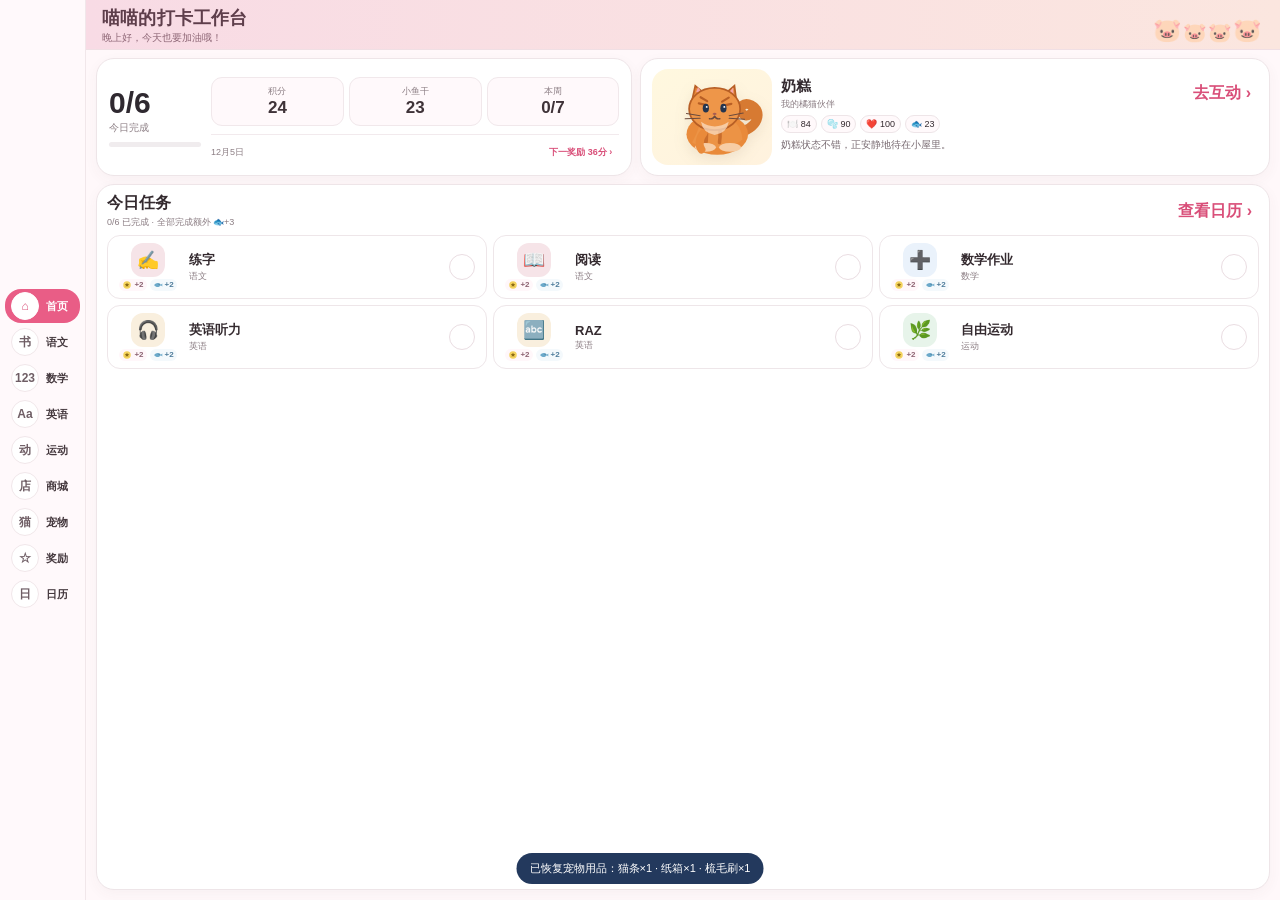
<file: index.html>
<!doctype html>
<html lang="zh-CN">
<head>
<meta charset="utf-8">
<meta name="viewport" content="width=device-width,initial-scale=1,viewport-fit=cover">
<meta name="theme-color" content="#fffaf5">
<meta name="color-scheme" content="light">
<meta name="apple-mobile-web-app-capable" content="yes">
<meta name="apple-mobile-web-app-status-bar-style" content="default">
<meta name="apple-mobile-web-app-title" content="喵喵打卡">
<meta name="format-detection" content="telephone=no">
<title>喵喵的打卡工作台</title>
<link rel="manifest" href="manifest.json">
<link rel="icon" href="icon.svg" type="image/svg+xml">
<link rel="stylesheet" href="styles.css?v=20260929-21">
</head>
<body>
<div id="orientationFrame" class="orientation-frame">
<div class="app-shell">
  <aside class="sidebar"><nav id="nav"></nav></aside>
  <main class="workspace">
    <header class="hero" aria-label="喵喵的打卡工作台">
      <div class="hero-copy"><h1>喵喵的打卡工作台</h1><p>晚上好，今天也要加油哦！</p></div>
      <div class="pig-family" aria-hidden="true"><span>🐷</span><span>🐷</span><span>🐷</span><span>🐷</span></div>
      <div class="cloud hero-cloud-1"></div><div class="cloud hero-cloud-2"></div><div class="hill hero-hill-1"></div><div class="hill hero-hill-2"></div>
    </header>
    <section id="page" class="page" aria-live="polite"></section>
  </main>
  <button id="rotateSide" class="rotate-side" aria-label="切换横屏方向" title="切换横屏方向">↻</button>
  <div id="landscapeHint" class="landscape-hint">已自动适配横屏 · 方向相反可点 ↻</div>
</div>
<div id="toast" class="toast" role="status" aria-live="polite"></div>
<div id="modalRoot"></div>
</div>
<input id="importInput" type="file" accept="application/json" hidden>
<script src="app.js?v=20260929-21"></script>
</body>
</html>
</file>
<file: styles.css>
:root{--bg:#fffaf5;--surface:#fff;--ink:#23395d;--muted:#667085;--line:#ebe7e1;--pink:#cf456b;--pink2:#f8dfe6;--blue:#4b83c5;--green:#57a978;--amber:#c98b35;--shadow:0 8px 20px rgba(40,50,70,.07);--r:20px;--side:92px}
*{box-sizing:border-box;-webkit-tap-highlight-color:transparent}html,body{margin:0;width:100%;height:100%;overflow:hidden;background:var(--bg);font-family:-apple-system,BlinkMacSystemFont,"PingFang SC","Microsoft YaHei",sans-serif;color:var(--ink)}button,input{font:inherit}.orientation-frame{width:100%;height:100dvh;position:relative}.app-shell{width:100%;height:100%;display:flex;padding-top:env(safe-area-inset-top);padding-left:env(safe-area-inset-left);padding-right:env(safe-area-inset-right);padding-bottom:env(safe-area-inset-bottom)}.sidebar{width:var(--side);flex:0 0 var(--side);padding:6px;background:linear-gradient(#fbedf0,#fff9f4);border-right:1px solid #f0e5e3;overflow:auto}.sidebar::-webkit-scrollbar{display:none}#nav{min-height:100%;display:flex;flex-direction:column;justify-content:center;gap:3px}.nav-btn{border:0;background:transparent;color:var(--ink);border-radius:999px;min-height:38px;width:100%;display:flex;align-items:center;gap:7px;padding:5px 7px;font-weight:800;font-size:12px}.nav-btn i{width:30px;height:30px;border-radius:50%;display:grid;place-items:center;background:#fff;font-style:normal}.nav-btn.active{background:#e56b89;color:#fff}.workspace{flex:1;min-width:0;height:100%;display:flex;flex-direction:column}.hero{height:72px;flex:0 0 72px;position:relative;overflow:hidden;background:linear-gradient(#cfeefa 0 62%,#b7df86 62%);border-bottom:1px solid #dfe6e8}.hero-copy{position:relative;z-index:5;padding:10px 18px;color:#fff;text-shadow:0 1px 3px rgba(50,70,90,.25)}.hero-copy h1{font-size:23px;margin:0;font-weight:900}.hero-copy p{font-size:12px;margin:3px 0}.pig-family{position:absolute;right:30px;bottom:5px;z-index:5;display:flex;align-items:flex-end;gap:5px}.pig-family span{font-size:36px}.pig-family span:nth-child(2),.pig-family span:nth-child(3){font-size:28px}.cloud{position:absolute;background:#fff;border-radius:99px;opacity:.8;width:60px;height:18px;top:10px}.cloud:before,.cloud:after{content:"";position:absolute;background:#fff;border-radius:50%}.cloud:before{width:24px;height:24px;left:10px;top:-10px}.cloud:after{width:30px;height:30px;right:8px;top:-13px}.hero-cloud-1{left:45%}.hero-cloud-2{left:67%;top:28px}.hill{position:absolute;border-radius:50% 50% 0 0;background:#9fcd70;bottom:-30px}.hero-hill-1{width:300px;height:65px;left:38%}.hero-hill-2{width:360px;height:70px;right:-50px;background:#8ec364}.page{flex:1;min-height:0;padding:8px 10px 10px;overflow:auto;background:linear-gradient(#fffdf9,#fffaf5)}.page::-webkit-scrollbar{display:none}.home-grid{height:100%;display:grid;grid-template-columns:1.02fr 1.15fr .95fr;grid-template-rows:minmax(125px,44%) 1fr;gap:8px}.card,.section-hero,.feature-card,.shop-item,.calendar-card,.stats-card{background:#fff;border:1px solid var(--line);border-radius:var(--r);box-shadow:var(--shadow)}.soft-pink{background:linear-gradient(145deg,#fff,#fff5f7)}.soft-amber{background:linear-gradient(145deg,#fff,#fff8e9)}.soft-blue{background:linear-gradient(145deg,#fff,#f2f8fd)}.card-head{display:flex;justify-content:space-between;align-items:center;padding:9px 12px 4px}.card-title{font-size:16px;font-weight:900}.mini-action,.text-action{border:0;background:transparent;color:var(--pink);font-weight:800}.progress-body{display:grid;grid-template-columns:92px 1fr;gap:10px;align-items:center;padding:4px 12px 10px}.progress-ring{width:84px;height:84px;border-radius:50%;background:conic-gradient(var(--pink) var(--p),#e6e9ed 0);display:grid;place-items:center;position:relative}.progress-ring:after{content:"";position:absolute;inset:11px;border-radius:50%;background:#fff}.progress-center{position:relative;z-index:1;text-align:center}.progress-center strong{font-size:26px;display:block}.progress-center span{font-size:10px;color:var(--muted)}.stat-list{display:grid;gap:4px}.stat{display:flex;justify-content:space-between;font-size:12px}.stat strong{font-size:15px}.pet-body{height:calc(100% - 38px);display:grid;grid-template-columns:1.05fr .95fr;gap:8px;padding:2px 12px 9px}.pet-scene{display:grid;place-items:center;position:relative}.cat{font-size:68px;transform-origin:center bottom}.pet-bubble{position:absolute;top:0;left:0;background:#fff;border:1px solid var(--line);border-radius:15px;padding:6px 8px;font-size:10px;max-width:120px}.pet-side{display:flex;flex-direction:column;justify-content:center;gap:5px}.pet-status{display:flex;justify-content:space-between;font-size:11px}.mood-bar{height:7px;border-radius:9px;background:#e5e8eb;overflow:hidden}.mood-bar i{display:block;height:100%;background:#66b281}.pet-actions{display:grid;grid-template-columns:repeat(4,1fr);gap:4px}.pet-action{border:1px solid var(--line);background:#fff;border-radius:12px;min-height:43px;font-size:9px;font-weight:800}.pet-action b{display:block;font-size:17px}.reward-body{padding:3px 12px 10px}.points-row strong{font-size:28px;color:#9e2f55}.reward-track{height:5px;background:#e5e5e7;border-radius:9px;margin:10px 10px 22px;position:relative}.reward-node{position:absolute;top:50%;transform:translate(-50%,-50%);width:78px;text-align:center;font-size:10px}.reward-node i{width:24px;height:24px;background:#fff;border:2px solid #efd3dc;border-radius:50%;display:grid;place-items:center;margin:0 auto 17px;font-style:normal}.reward-node small{display:block;color:var(--muted)}.lock-note{background:#fff7e6;border:1px solid #f0dfb8;border-radius:10px;padding:5px;font-size:10px;text-align:center;color:#805e33}.tasks-card{grid-column:1/3}.tasks-toolbar{display:flex;align-items:center;justify-content:space-between;padding:7px 11px 4px}.tasks-toolbar h2{font-size:17px;margin:0}.tasks-toolbar small{color:#b53d62}.pager{display:flex;gap:5px;align-items:center}.pager button{border:0;border-radius:50%;width:28px;height:28px;background:#fff;box-shadow:0 2px 8px rgba(0,0,0,.08)}.page-pill{background:#fff1f5;border-radius:99px;padding:4px 12px;font-weight:800;font-size:11px}.task-slider{height:calc(100% - 40px);padding:2px 10px 10px}.task-row{height:100%;display:grid;grid-template-columns:repeat(3,1fr);gap:8px}.task-card{border:1px solid var(--line);border-radius:16px;background:#fff;padding:9px;display:grid;grid-template-columns:58px 1fr;grid-template-rows:1fr auto;align-items:center}.task-card.done{background:#f4fbf6}.task-icon{grid-row:1/3;width:50px;height:50px;border-radius:50%;display:grid;place-items:center;font-size:27px;background:var(--ib)}.task-name{font-size:15px;font-weight:900}.task-status{font-size:10px;color:var(--muted)}.check-btn,.primary-btn{border:0;border-radius:999px;background:var(--pink);color:#fff;font-weight:850;padding:7px 10px}.check-btn.done{background:var(--green)}.week-card{grid-column:3}.week-body{padding:7px 12px}.week-days{display:grid;grid-template-columns:repeat(7,1fr);gap:4px;text-align:center}.weekday{font-size:9px;font-weight:800}.day-dot{width:25px;height:25px;margin:4px auto 0;border-radius:50%;display:grid;place-items:center;font-size:11px;font-weight:900}.day-dot.done{background:#69bc88;color:#fff}.day-dot.missed{background:#f1a6b7;color:#fff}.day-dot.future{background:#e3e7ea;color:#a0a8b2}.day-dot.today{box-shadow:0 0 0 3px rgba(75,131,197,.18)}.legend{display:flex;justify-content:center;gap:10px;margin-top:8px;font-size:9px;color:var(--muted)}.page-panel{max-width:1000px;margin:auto;display:grid;gap:9px}.section-hero{padding:13px 15px;display:flex;align-items:center;justify-content:space-between}.section-hero h1{font-size:21px;margin:0}.section-hero p{font-size:11px;color:var(--muted);margin:4px 0}.grid-cards{display:grid;grid-template-columns:repeat(3,1fr);gap:9px}.feature-card{padding:12px;min-height:105px}.feature-top{display:flex;justify-content:space-between}.feature-icon{width:42px;height:42px;border-radius:13px;display:grid;place-items:center;font-size:23px}.chip{font-size:9px;padding:4px 7px;border-radius:99px;background:#f2f2f2}.feature-card h3{margin:7px 0 3px}.feature-card p,.shop-item p{font-size:10px;color:var(--muted)}.card-actions{display:flex;gap:6px;margin-top:8px}.secondary-btn,.danger-btn{border:1px solid var(--line);background:#fff;border-radius:11px;padding:6px 9px;font-weight:800;font-size:11px}.danger-btn{color:#b43a58}.add-card{border-style:dashed;text-align:center}.shop-cats{display:grid;grid-template-columns:repeat(4,1fr);gap:7px}.cat-tab{border:1px solid var(--line);background:#fff;border-radius:13px;padding:8px;font-weight:800}.cat-tab.active{background:#f8e2e8;color:#9f3154}.shop-grid{display:grid;grid-template-columns:repeat(4,1fr);gap:8px}.shop-item{padding:11px;text-align:center}.shop-icon{font-size:32px}.shop-item button{border:0;border-radius:99px;background:#fff0da;color:#805d2a;padding:7px;width:100%;font-weight:800}.pet-large{display:grid;grid-template-columns:1.1fr .9fr;gap:10px}.pet-stage{min-height:210px;overflow:hidden;border:1px solid var(--line);border-radius:20px;background:linear-gradient(#fffefa,#f3f5e6);display:grid;place-items:center;position:relative}.pet-stage .cat{font-size:125px}.pet-message{position:absolute;top:15px;left:15px;background:#fff;border:1px solid var(--line);border-radius:15px;padding:9px;font-size:12px;max-width:190px}.pet-inventory{display:grid;grid-template-columns:repeat(2,1fr);gap:7px}.inv-card{border:1px solid var(--line);border-radius:14px;padding:9px}.rewards-grid{display:grid;grid-template-columns:repeat(3,1fr);gap:9px}.reward-card{text-align:center;background:#fff;border:1px solid var(--line);border-radius:18px;padding:13px}.reward-card.locked{opacity:.7}.reward-emoji{font-size:36px}.calendar-wrap{display:grid;grid-template-columns:1.4fr .6fr;gap:10px}.calendar-card,.stats-card{padding:12px}.calendar-head{display:flex;justify-content:space-between;align-items:center}.calendar-grid{display:grid;grid-template-columns:repeat(7,1fr);gap:4px;margin-top:8px}.cal-week{text-align:center;font-size:9px;color:var(--muted)}.cal-day{aspect-ratio:1.2;border-radius:10px;display:grid;place-items:center;font-size:10px}.cal-day.done{background:#dff3e5;color:#2e7d4f}.cal-day.missed{background:#fbe2e8;color:#a83e5d}.cal-day.future{background:#edf0f3;color:#9ea6af}.cal-day.today{outline:2px solid #6aa4d6}.stat-big{font-size:30px;font-weight:900;color:#9d3154}.modal-backdrop{position:fixed;inset:0;background:rgba(35,57,93,.22);backdrop-filter:blur(4px);display:grid;place-items:center;z-index:100;padding:20px}.modal{width:min(520px,92vw);max-height:86dvh;overflow:auto;background:#fff;border-radius:20px;padding:15px}.field{display:grid;gap:5px;margin:8px 0}.field input{border:1px solid #dedad5;border-radius:11px;padding:8px}.days-check{display:flex;gap:5px;flex-wrap:wrap}.days-check label{border:1px solid var(--line);border-radius:99px;padding:5px 7px;font-size:10px}.modal-actions{display:flex;justify-content:flex-end;gap:7px;margin-top:12px}.toast{position:fixed;left:50%;bottom:calc(16px + env(safe-area-inset-bottom));transform:translate(-50%,18px);background:#23395d;color:#fff;border-radius:999px;padding:8px 13px;font-size:11px;opacity:0;transition:.2s;z-index:200}.toast.show{opacity:1;transform:translate(-50%,0)}
@media(max-height:390px){.hero{height:58px;flex-basis:58px}.hero-copy{padding:7px 15px}.hero-copy h1{font-size:20px}.home-grid{grid-template-rows:minmax(112px,43%) 1fr}.progress-ring{width:74px;height:74px}.cat{font-size:58px}.task-icon{width:45px;height:45px;font-size:24px}.nav-btn{min-height:33px}}
@media(prefers-reduced-motion:reduce){*{animation-duration:.001ms!important;transition-duration:.001ms!important}}
.rotate-side,.landscape-hint{display:none}
body.force-landscape .orientation-frame{position:fixed;left:50%;top:50%;width:100dvh;height:100dvw;transform:translate(-50%,-50%) rotate(90deg);transform-origin:center center;overflow:hidden;background:var(--bg)}
body.force-landscape.flip-landscape .orientation-frame{transform:translate(-50%,-50%) rotate(-90deg)}
body.force-landscape .rotate-side{display:grid;place-items:center;position:absolute;right:8px;bottom:8px;z-index:260;width:38px;height:38px;border:1px solid rgba(35,57,93,.12);border-radius:50%;background:rgba(255,255,255,.94);box-shadow:0 4px 14px rgba(35,57,93,.12);color:var(--ink);font-size:20px;font-weight:900}
body.force-landscape .landscape-hint{display:block;position:absolute;right:54px;bottom:12px;z-index:255;background:rgba(35,57,93,.9);color:#fff;border-radius:999px;padding:7px 10px;font-size:10px;font-weight:750;opacity:0;transform:translateY(5px);transition:.25s;pointer-events:none}
body.force-landscape.landscape-hint-on .landscape-hint{opacity:1;transform:translateY(0)}

.subject-panel{gap:10px}.subject-hero{background:linear-gradient(135deg,#fff,#fff8f2)}.subject-summary{background:#fff;border:1px solid var(--line);border-radius:18px;box-shadow:var(--shadow);padding:10px}.subject-summary>div:first-child{display:flex;justify-content:space-between;align-items:center;margin-bottom:8px}.subject-summary span{font-size:11px;color:var(--muted)}.subject-mini-tasks{display:grid;grid-template-columns:repeat(3,1fr);gap:8px}.subject-mini{border:1px solid var(--line);background:#fff;border-radius:16px;padding:10px;display:grid;grid-template-columns:38px 1fr;grid-template-rows:auto auto;text-align:left;align-items:center}.subject-mini>span{grid-row:1/3;font-size:24px}.subject-mini b{font-size:13px}.subject-mini small{font-size:10px;color:var(--muted)}.subject-mini.done{background:#f3faf5}.subject-all{grid-template-columns:repeat(3,1fr)}.subject-task-card{min-height:145px}.subject-task-card.is-done{background:#f5fbf6}.task-state-line{font-size:11px;font-weight:800;color:var(--muted);margin-top:6px}.compact{padding:6px 9px;font-size:11px}.empty-note{padding:12px;color:var(--muted);font-size:11px}
.pet-page{gap:10px}.pet-top-badges{display:flex;gap:8px}.pet-top-badges b{background:#fff7ef;border:1px solid var(--line);border-radius:999px;padding:6px 10px}.pet-control-card{padding:12px}.pet-room-bg{position:absolute;inset:0;overflow:hidden;pointer-events:none}.pet-room-bg .window{position:absolute;left:18px;top:18px;width:84px;height:58px;border:6px solid #f7efe5;border-radius:18px;background:#dff4fb;display:grid;place-items:center;font-size:23px}.pet-room-bg .plant{position:absolute;right:16px;bottom:14px;font-size:36px}.pet-room-bg .bed{position:absolute;left:20px;bottom:12px;font-size:40px}.cat-avatar{position:relative;width:150px;height:150px;z-index:3;transform-origin:50% 90%}.cat-head{position:absolute;left:35px;top:24px;width:80px;height:70px;border-radius:48% 48% 46% 46%;background:#e88a3a;border:3px solid #b96728}.ear{position:absolute;top:-17px;width:32px;height:36px;background:#e88a3a;border:3px solid #b96728;transform:rotate(25deg);border-radius:7px 25px 8px 25px}.ear.l{left:3px;transform:rotate(-25deg)}.ear.r{right:3px}.face{position:absolute;inset:12px 8px 0;font-style:normal;font-size:48px;line-height:48px;filter:saturate(.7)}.cat-body-shape{position:absolute;left:39px;top:82px;width:78px;height:58px;border-radius:50% 50% 42% 42%;background:repeating-linear-gradient(90deg,#e88a3a 0 20px,#c96f28 20px 28px);border:3px solid #b96728}.cat-tail{position:absolute;right:10px;top:88px;width:68px;height:18px;border-radius:99px;background:#d87a30;border:3px solid #b96728;transform:rotate(-20deg);transform-origin:left center}.pet-effect-layer,.pet-prop{position:absolute;inset:0;z-index:5;pointer-events:none}.pet-prop span,.pet-effect-layer span{position:absolute}.bowl{font-size:40px;left:50%;bottom:18px;transform:translateX(-50%)}.wand{font-size:44px;right:18%;top:28%}.brush{font-size:38px;right:24%;top:36%}.med{font-size:38px;right:22%;bottom:24%}.mat{font-size:46px;left:50%;bottom:12px;transform:translateX(-50%)}.heart{color:#e55b7d;font-size:24px;animation:floatHeart 1.4s ease-out infinite}.pet-heart-1{left:39%;top:28%}.pet-heart-2{left:56%;top:20%;animation-delay:.3s}.sound-wave{right:26%;top:28%;font-weight:900;color:#517fae;animation:pulse 1s infinite}.shower{right:22%;top:13%;font-size:44px;animation:showerShake .45s infinite alternate}.bubble{font-size:26px;color:#7ec7df;animation:bubble 1.5s infinite}.bubble-1{left:38%;top:43%}.bubble-2{left:52%;top:37%;animation-delay:.3s}.bubble-3{left:58%;top:52%;animation-delay:.6s}.toy-motion{right:30%;top:38%;font-size:26px;animation:toySpark .7s infinite}.spark{font-size:24px;color:#d19a38;animation:pulse .8s infinite}.spark-1{left:37%;top:38%}.spark-2{left:58%;top:26%;animation-delay:.25s}.care-plus{right:28%;top:30%;font-size:30px;color:#5aa576;animation:pulse 1s infinite}.zzz{right:25%;top:22%;font-weight:900;color:#6d7d9a;animation:floatHeart 1.8s infinite}.crumb{font-size:24px;color:#b47d3b;animation:crumb .7s infinite}.crumb-1{left:45%;bottom:50px}.crumb-2{left:53%;bottom:42px;animation-delay:.25s}
.cat-avatar.idle{animation:catBreath 2.2s ease-in-out infinite}.cat-avatar.purring{animation:purr .18s linear infinite}.cat-avatar.meowing{animation:meowMove .45s ease-in-out 3}.cat-avatar.eating{animation:eat .45s ease-in-out infinite}.cat-avatar.playing{animation:playPounce .65s ease-in-out infinite}.cat-avatar.bathing{animation:bathFlinch .5s ease-in-out infinite}.cat-avatar.grooming{animation:groomSit 1s ease-in-out infinite}.cat-avatar.treating{animation:treatStill 1.2s ease-in-out infinite}.cat-avatar.sleeping{transform:translateY(18px) scale(.9) rotate(-8deg);animation:sleepBob 2s ease-in-out infinite}.cat-avatar.happy{animation:happyHop .7s ease-in-out 2}.cat-tail{animation:tailWag 1.1s ease-in-out infinite}
.pet-quick-actions{display:grid;grid-template-columns:repeat(3,1fr);gap:7px;margin:8px 0 10px}.pet-quick{border:1px solid var(--line);background:#fffaf8;border-radius:14px;padding:8px;min-height:62px;font-weight:850;color:var(--ink)}.pet-quick span{display:block;font-size:23px;margin-bottom:2px}.pet-inventory .inv-card{display:flex;align-items:center;justify-content:space-between;gap:6px}.inv-card small{display:block;color:var(--muted);margin-top:3px}
@keyframes catBreath{0%,100%{transform:translateY(0)}50%{transform:translateY(3px)}}@keyframes tailWag{0%,100%{transform:rotate(-24deg)}50%{transform:rotate(12deg)}}@keyframes purr{0%{transform:translateX(-1px)}50%{transform:translateX(1px)}100%{transform:translateX(-1px)}}@keyframes meowMove{0%,100%{transform:translateY(0)}50%{transform:translateY(-8px) scale(1.03)}}@keyframes eat{0%,100%{transform:rotate(0) translateY(7px)}50%{transform:rotate(2deg) translateY(13px)}}@keyframes playPounce{0%,100%{transform:translateX(-18px) rotate(-3deg)}50%{transform:translateX(24px) translateY(-12px) rotate(6deg)}}@keyframes bathFlinch{0%,100%{transform:rotate(-2deg)}50%{transform:rotate(3deg) translateY(-2px)}}@keyframes groomSit{0%,100%{transform:scale(1)}50%{transform:scale(1.02)}}@keyframes treatStill{0%,100%{transform:translateY(0)}50%{transform:translateY(2px)}}@keyframes sleepBob{0%,100%{transform:translateY(18px) scale(.9) rotate(-8deg)}50%{transform:translateY(20px) scale(.9) rotate(-8deg)}}@keyframes happyHop{0%,100%{transform:translateY(0)}50%{transform:translateY(-14px)}}@keyframes floatHeart{0%{opacity:0;transform:translateY(12px) scale(.8)}50%{opacity:1}100%{opacity:0;transform:translateY(-22px) scale(1.15)}}@keyframes pulse{0%,100%{transform:scale(.9);opacity:.65}50%{transform:scale(1.15);opacity:1}}@keyframes showerShake{from{transform:rotate(-6deg)}to{transform:rotate(6deg)}}@keyframes bubble{0%{opacity:0;transform:translateY(16px) scale(.7)}50%{opacity:1}100%{opacity:0;transform:translateY(-28px) scale(1.1)}}@keyframes toySpark{0%,100%{transform:rotate(0) scale(.8)}50%{transform:rotate(18deg) scale(1.2)}}@keyframes crumb{0%{opacity:0;transform:translateY(-8px)}50%{opacity:1}100%{opacity:0;transform:translateY(10px)}}
@media(max-height:390px){.subject-mini{padding:6px}.subject-task-card{min-height:120px}.pet-stage{min-height:180px}.cat-avatar{transform:scale(.86)}.pet-quick{min-height:48px;padding:5px}.pet-quick span{font-size:19px}}

.cat-avatar.attention{animation:catAttention .5s ease-out both}
.cat-avatar.idle-look{animation:idleLook 1.2s ease-in-out}
.cat-avatar.idle-blink .face{animation:faceBlink 1.1s ease-in-out}
.cat-avatar.idle-stretch{animation:idleStretch 1.2s ease-in-out}
.cat-avatar.idle-groom{animation:idleGroom 1.2s ease-in-out}
.cat-avatar.eating-kibble,.cat-avatar.eating-can,.cat-avatar.eating-freeze{animation:eat .38s ease-in-out infinite}
.cat-avatar.eating-treat{animation:lickEat .32s ease-in-out infinite}
.cat-avatar.play-wand{animation:wandPounce .58s ease-in-out infinite}
.cat-avatar.play-ball{animation:ballChase .8s ease-in-out infinite}
.cat-avatar.play-scratch{animation:scratchPaw .32s ease-in-out infinite}
.cat-avatar.play-box{animation:boxPeek 1s ease-in-out infinite}
.cat-avatar.care-brush{animation:groomSit 1s ease-in-out infinite}
.cat-avatar.care-bath{animation:bathFlinch .5s ease-in-out infinite}
.cat-avatar.care-towel{animation:towelDry .65s ease-in-out infinite}
.cat-avatar.care-nail{animation:pawCheck .8s ease-in-out infinite}
.cat-avatar.med-kit,.cat-avatar.med-check{animation:treatStill 1.2s ease-in-out infinite}
.cat-avatar.med-cone{animation:coneWalk .95s ease-in-out infinite}
.cat-avatar.med-rest{animation:sleepBob 2s ease-in-out infinite}
.prop-kibble,.prop-bowl{font-size:42px;left:50%;bottom:14px;transform:translateX(-50%)}
.prop-treat{font-size:40px;right:28%;bottom:30%}
.prop-can{font-size:38px;left:28%;bottom:18px}.prop-bowl{left:55%}
.prop-freeze{font-size:38px;right:30%;bottom:28%}
.prop-wand{font-size:46px;right:16%;top:26%;animation:wandMove .7s ease-in-out infinite}
.prop-ball{font-size:38px;left:24%;bottom:18%;animation:ballRoll 1.1s linear infinite}
.prop-scratch{font-size:48px;left:20%;bottom:9%}
.prop-box{font-size:64px;left:50%;bottom:8%;transform:translateX(-50%)}
.prop-brush{font-size:38px;right:22%;top:34%;animation:brushMove .7s ease-in-out infinite}
.prop-shower{font-size:46px;right:18%;top:13%;animation:showerShake .45s infinite alternate}
.prop-towel{font-size:58px;left:50%;bottom:8%;transform:translateX(-50%)}
.prop-nail{font-size:36px;right:24%;bottom:28%}
.prop-kit{font-size:44px;right:18%;bottom:15%}
.prop-cone{font-size:48px;left:50%;bottom:22%;transform:translateX(-50%)}
.prop-check{font-size:42px;right:20%;bottom:25%}
.prop-rest{font-size:56px;left:50%;bottom:8%;transform:translateX(-50%)}
.lick-mark{right:31%;top:36%;font-size:34px;color:#db6f8c;animation:pulse .5s infinite}.smell{font-size:28px;color:#c19b6b;animation:floatHeart 1.4s infinite}.speed-line{font-size:34px;right:27%;top:40%;color:#5b8ec5;animation:pulse .7s infinite}.scratch-line{font-size:28px;left:35%;bottom:31%;color:#9a6c41;animation:pulse .4s infinite}.peek-mark{left:50%;top:31%;font-size:34px;color:#655f58;animation:pulse 1.1s infinite}.warm-line{right:29%;top:30%;font-size:30px;color:#e4a84b;animation:pulse 1s infinite}.paw-mark{right:29%;top:34%;font-size:30px;animation:pulse .9s infinite}.question-mark{right:29%;top:26%;font-size:34px;color:#6b7894;animation:pulse 1s infinite}
@keyframes catAttention{0%{transform:scale(1)}45%{transform:scale(1.04) translateY(-3px)}100%{transform:scale(1)}}@keyframes idleLook{0%,100%{transform:rotate(0)}35%{transform:rotate(-4deg)}70%{transform:rotate(4deg)}}@keyframes faceBlink{0%,35%,45%,100%{transform:scaleY(1)}40%{transform:scaleY(.08)}}@keyframes idleStretch{0%,100%{transform:scale(1) translateY(0)}50%{transform:scaleX(1.08) scaleY(.92) translateY(8px)}}@keyframes idleGroom{0%,100%{transform:rotate(0)}50%{transform:rotate(-7deg) translateY(3px)}}@keyframes lickEat{0%,100%{transform:translateY(5px)}50%{transform:translateY(9px) rotate(2deg)}}@keyframes wandPounce{0%,100%{transform:translateX(-22px) translateY(0) rotate(-4deg)}50%{transform:translateX(28px) translateY(-14px) rotate(7deg)}}@keyframes ballChase{0%,100%{transform:translateX(-30px)}50%{transform:translateX(36px) translateY(-7px)}}@keyframes scratchPaw{0%,100%{transform:translateX(0)}50%{transform:translateX(5px) rotate(-2deg)}}@keyframes boxPeek{0%,100%{transform:translateY(18px) scale(.92)}50%{transform:translateY(4px) scale(.96)}}@keyframes towelDry{0%,100%{transform:rotate(-2deg)}50%{transform:rotate(3deg) scale(.98)}}@keyframes pawCheck{0%,100%{transform:translateY(0)}50%{transform:translateY(-2px) rotate(-1deg)}}@keyframes coneWalk{0%,100%{transform:translateX(-5px)}50%{transform:translateX(8px) rotate(2deg)}}@keyframes wandMove{0%,100%{transform:rotate(-18deg)}50%{transform:rotate(15deg)}}@keyframes ballRoll{0%{transform:translateX(-30px) rotate(0)}100%{transform:translateX(65px) rotate(360deg)}}@keyframes brushMove{0%,100%{transform:rotate(-14deg)}50%{transform:rotate(12deg)}}

/* v7: iPhone 17 hardening + namespaced pet UI */
.pet-stage{isolation:isolate}
.cat-avatar{position:relative;width:210px;height:170px;z-index:3;transform-origin:50% 85%;display:grid;place-items:center}
.cat-svg{width:100%;height:100%;overflow:visible;filter:drop-shadow(0 8px 10px rgba(102,74,50,.12))}
.cat-svg.mini{width:135px;height:102px;filter:drop-shadow(0 5px 7px rgba(102,74,50,.10))}
.cat-eyes-closed{opacity:0}
.cat-avatar.purring .cat-eyes,.cat-avatar.sleeping .cat-eyes,.cat-avatar.idle-blink .cat-eyes{opacity:0}
.cat-avatar.purring .cat-eyes-closed,.cat-avatar.sleeping .cat-eyes-closed,.cat-avatar.idle-blink .cat-eyes-closed{opacity:1}
.cat-tail-g{transform-origin:185px 132px;animation:svgTail 1.8s ease-in-out infinite}
.cat-avatar.attention .cat-head-g{animation:svgHeadTilt .55s ease-out}
.cat-avatar.eating-kibble .cat-head-g,.cat-avatar.eating-can .cat-head-g,.cat-avatar.eating-freeze .cat-head-g,.cat-avatar.eating-treat .cat-head-g{animation:svgEat .42s ease-in-out infinite}
.cat-avatar.play-scratch .cat-front-paw{animation:svgPaw .32s ease-in-out infinite}
.cat-avatar.care-brush .cat-head-g{transform:rotate(-2deg);transform-origin:136px 95px}
.home-pet-card .pet-body{grid-template-columns:minmax(115px,.85fr) minmax(180px,1.15fr);gap:8px}
.home-pet-card .pet-scene{min-width:0;overflow:hidden;border-radius:16px;background:linear-gradient(180deg,#fffdf4,#f7f2df)}
.home-cat{display:grid;place-items:center;width:100%;height:100%}
.home-pet-card .pet-side{min-width:0;justify-content:center}
.home-pet-message{font-size:11px;line-height:1.35;color:#5f6672;background:#fff;border:1px solid #efe6db;border-radius:10px;padding:6px 8px;display:-webkit-box;-webkit-line-clamp:2;-webkit-box-orient:vertical;overflow:hidden;min-height:40px}
.home-pet-card .pet-actions{grid-template-columns:repeat(4,minmax(0,1fr))}
.home-pet-card .pet-action{min-width:0;min-height:42px;padding:3px 2px}
.sound-tip{font-size:11px;line-height:1.35;color:#6d6f78;background:#fff9eb;border:1px solid #f0e2bd;border-radius:10px;padding:6px 8px;margin:7px 0}
@keyframes svgTail{0%,100%{transform:rotate(-3deg)}50%{transform:rotate(6deg)}}@keyframes svgHeadTilt{0%{transform:rotate(0)}55%{transform:rotate(-7deg) translateY(-2px)}100%{transform:rotate(0)}}@keyframes svgEat{0%,100%{transform:translateY(0)}50%{transform:translateY(8px)}}@keyframes svgPaw{0%,100%{transform:translateX(0)}50%{transform:translateX(7px)}}

#nav{gap:1px;padding:1px 0}
.nav-btn{min-height:34px;padding:3px 5px;font-size:11px}
.nav-btn i{width:28px;height:28px;font-size:14px}
.sidebar{padding:3px 5px}
.hero{height:64px;flex-basis:64px}
.hero-copy{padding:8px 16px}.hero-copy h1{font-size:21px}.hero-copy p{font-size:12px}
.card-title{font-size:15px}.stat{font-size:12px}.task-status,.weekday,.legend,.chip,.cal-week{font-size:11px}
.secondary-btn,.danger-btn,.compact{font-size:12px;min-height:36px}
.check-btn,.primary-btn{min-height:38px;font-size:13px}
.pager button{width:38px;height:38px}
.pet-quick{min-height:58px;font-size:12px}
@media(max-height:390px){
  .hero{height:54px;flex-basis:54px}
  .hero-copy h1{font-size:18px}
  .hero-copy p{font-size:11px}
  .nav-btn{min-height:30px;font-size:10px}
  .nav-btn i{width:25px;height:25px;font-size:12px}
  .home-pet-card .pet-body{grid-template-columns:105px minmax(170px,1fr)}
  .cat-svg.mini{width:112px;height:86px}
}

/* v8 clean dashboard: inspired by the user's minimal reference */
:root{
  --bg:#fff8fa;
  --surface:#ffffff;
  --ink:#342a2f;
  --muted:#8b7d83;
  --line:#eee5e8;
  --pink:#e75983;
  --pink2:#f9e9ef;
  --blue:#6d92b8;
  --green:#58a777;
  --amber:#b88942;
  --shadow:0 4px 14px rgba(87,58,68,.045);
  --r:18px;
  --side:86px
}
html,body{background:var(--bg)}
.sidebar{background:#fff9fb;border-right:1px solid #f1e7ea}
#nav{justify-content:center;gap:2px}
.nav-btn{border-radius:16px;min-height:34px;padding:3px 6px;color:#45393e;font-size:11px;font-weight:750}
.nav-btn i{background:#fff;border:1px solid #f1e7ea;color:#6f5e65;font-size:12px;font-weight:850}
.nav-btn.active{background:#e95d86;color:#fff;box-shadow:none}
.nav-btn.active i{background:#fff;color:#d94e78;border-color:#fff}
.hero{height:50px;flex-basis:50px;background:linear-gradient(90deg,#f8dbe5,#fbe6df);border-bottom:1px solid #f0dfe4}
.hero-copy{padding:6px 16px;color:#5e3e4b;text-shadow:none}
.hero-copy h1{font-size:18px;letter-spacing:.2px}
.hero-copy p{font-size:10px;color:#8f6877;margin:1px 0}
.pig-family{right:18px;bottom:5px;gap:1px;opacity:.78}
.pig-family span{font-size:23px}.pig-family span:nth-child(2),.pig-family span:nth-child(3){font-size:19px}
.cloud,.hill{display:none}
.page{padding:8px 10px 10px;background:#fff8fa}
.card,.section-hero,.feature-card,.shop-item,.calendar-card,.stats-card{box-shadow:var(--shadow);border-color:var(--line)}
.soft-pink,.soft-amber,.soft-blue{background:#fff}
.primary-btn,.check-btn{background:#e75983}
.text-action,.plain-link{color:#d94f79}
.plain-link{border:0;background:transparent;font-weight:800;padding:6px 7px}
.section-hero{background:#fff}
.section-hero p{color:var(--muted)}

/* simplified home */
.home-simple{height:100%;display:grid;grid-template-columns:.88fr 1.12fr;grid-template-rows:minmax(112px,38%) 1fr;gap:9px}
.overview-card{padding:12px 14px;display:flex;flex-direction:column;justify-content:space-between}
.overview-main{display:grid;grid-template-columns:105px 1fr;align-items:center;gap:12px}
.overview-progress strong{font-size:31px;line-height:1;display:block;color:#2f2930}
.overview-progress span{font-size:11px;color:var(--muted);display:block;margin-top:4px}
.overview-bar{height:6px;background:#f0ecee;border-radius:99px;overflow:hidden;margin-top:9px}.overview-bar i{display:block;height:100%;background:#e75983;border-radius:99px}
.overview-stats{display:grid;grid-template-columns:repeat(3,1fr);gap:6px}.overview-stats div{background:#fff9fb;border:1px solid #f1e8eb;border-radius:12px;padding:8px 7px;text-align:center}.overview-stats span{display:block;font-size:10px;color:var(--muted)}.overview-stats b{font-size:18px;color:#3f3338}
.overview-footer{display:flex;align-items:center;justify-content:space-between;border-top:1px solid #f2eaed;padding-top:7px;font-size:10px;color:var(--muted)}
.home-pet-simple{padding:10px 12px;display:grid;grid-template-columns:132px 1fr;gap:10px;align-items:center}
.home-pet-visual{height:100%;min-height:88px;border-radius:16px;background:linear-gradient(145deg,#fff8df,#fff2de);display:grid;place-items:center;overflow:hidden}
.home-pet-visual .cat-svg.mini{width:122px;height:92px}
.home-pet-info{min-width:0}.home-pet-title{display:flex;align-items:flex-start;justify-content:space-between;gap:8px}.home-pet-title b{display:block;font-size:16px}.home-pet-title span{display:block;font-size:10px;color:var(--muted);margin-top:2px}.home-pet-info p{font-size:11px;line-height:1.45;color:#776970;margin:7px 0 8px;display:-webkit-box;-webkit-line-clamp:2;-webkit-box-orient:vertical;overflow:hidden}.home-pet-meta{display:flex;gap:6px}.home-pet-meta span{background:#fff9fb;border:1px solid #f1e7ea;border-radius:99px;padding:5px 8px;font-size:11px}
.task-board-card{grid-column:1/3;min-height:0;padding:10px 12px;display:flex;flex-direction:column}
.board-head{display:flex;align-items:center;justify-content:space-between;margin-bottom:8px}.board-head h2{font-size:17px;margin:0}.board-head span{font-size:10px;color:var(--muted);display:block;margin-top:2px}
.task-board{min-height:0;overflow:auto;display:grid;grid-template-columns:repeat(3,minmax(0,1fr));grid-auto-rows:minmax(54px,1fr);gap:7px}
.task-board::-webkit-scrollbar{display:none}
.board-task{border:1px solid #eee6e9;background:#fff;border-radius:14px;padding:8px 9px;display:grid;grid-template-columns:38px 1fr 30px;gap:8px;align-items:center;text-align:left;color:var(--ink)}
.board-task:not(.done):active{transform:scale(.985)}
.board-task.done{background:#f5faf6;border-color:#dbeadd}
.board-task-icon{width:38px;height:38px;border-radius:12px;background:var(--dot);display:grid;place-items:center;font-size:20px}
.board-task-copy{min-width:0}.board-task-copy b{display:block;font-size:13px;white-space:nowrap;overflow:hidden;text-overflow:ellipsis}.board-task-copy small{display:block;font-size:10px;color:var(--muted);margin-top:2px}
.board-check{width:28px;height:28px;border-radius:50%;display:grid;place-items:center;background:#f7eef1;color:#cf5278;font-size:18px;font-weight:900}
.board-task.done .board-check{background:#5eae7d;color:#fff}

/* cleaner general modules */
.page-panel{gap:8px}.section-hero{padding:10px 13px}.section-hero h1{font-size:19px}.grid-cards{gap:8px}
.feature-card{border-radius:16px;box-shadow:none}.shop-item{box-shadow:none}.reward-card{box-shadow:none}
.pet-large{gap:9px}.pet-stage{background:#fffdf8}.pet-control-card{box-shadow:none}
.pet-quick{background:#fff;border-color:#eee6e9}
.audio-credit{font-size:9px;color:#aaa0a5;line-height:1.3;margin-top:8px}

/* keep iPhone landscape dense but readable */
@media(max-height:390px){
  .hero{height:44px;flex-basis:44px}
  .hero-copy{padding:4px 14px}.hero-copy h1{font-size:16px}.hero-copy p{font-size:9px}
  .pig-family span{font-size:20px}.pig-family span:nth-child(2),.pig-family span:nth-child(3){font-size:17px}
  .home-simple{grid-template-rows:minmax(98px,37%) 1fr}
  .overview-card{padding:9px 11px}.overview-main{grid-template-columns:90px 1fr;gap:9px}.overview-progress strong{font-size:27px}.overview-stats div{padding:6px 4px}.overview-stats b{font-size:16px}
  .home-pet-simple{grid-template-columns:112px 1fr;padding:8px 10px}.home-pet-visual .cat-svg.mini{width:105px;height:80px}.home-pet-info p{margin:4px 0 5px}
  .task-board-card{padding:8px 10px}.board-head{margin-bottom:5px}.task-board{grid-auto-rows:minmax(48px,1fr);gap:5px}.board-task{padding:5px 7px;grid-template-columns:33px 1fr 27px}.board-task-icon{width:33px;height:33px;font-size:17px}.board-check{width:25px;height:25px}
}

/* v9 clean subject pages */
.subject-clean{max-width:none;height:100%;display:flex;flex-direction:column;gap:8px}
.subject-clean-head{background:#fff;border:1px solid var(--line);border-radius:16px;padding:9px 11px;display:flex;align-items:center;justify-content:space-between;gap:10px;box-shadow:var(--shadow)}
.subject-clean-title{display:flex;align-items:center;gap:9px;min-width:0}
.subject-clean-icon{width:40px;height:40px;border-radius:12px;background:var(--subject-bg);display:grid;place-items:center;font-size:20px;flex:0 0 auto}
.subject-clean-title h1{font-size:19px;line-height:1.1;margin:0;color:var(--ink)}
.subject-clean-title p{font-size:10px;color:var(--muted);margin:3px 0 0;white-space:nowrap;overflow:hidden;text-overflow:ellipsis}
.subject-clean-grid{min-height:0;overflow:auto;display:grid;grid-template-columns:repeat(2,minmax(0,1fr));grid-auto-rows:minmax(88px,auto);gap:7px;padding-bottom:2px}
.subject-clean-grid::-webkit-scrollbar{display:none}
.subject-clean-task{background:#fff;border:1px solid var(--line);border-radius:15px;padding:10px;display:flex;align-items:center;justify-content:space-between;gap:10px;box-shadow:none}
.subject-clean-task.done{background:#f6fbf7;border-color:#dceadf}
.subject-clean-main{display:flex;align-items:center;gap:9px;min-width:0}
.subject-clean-task-icon{width:44px;height:44px;border-radius:13px;background:var(--subject-bg);display:grid;place-items:center;font-size:22px;flex:0 0 auto}
.subject-clean-copy{min-width:0}
.subject-clean-name{font-size:16px;font-weight:850;white-space:nowrap;overflow:hidden;text-overflow:ellipsis}
.subject-clean-meta{font-size:10px;color:var(--muted);margin-top:3px;white-space:nowrap;overflow:hidden;text-overflow:ellipsis}
.subject-clean-actions{display:flex;align-items:center;justify-content:flex-end;gap:5px;flex-wrap:wrap;max-width:55%}
.subject-clean-state{font-size:10px;font-weight:750;border-radius:99px;padding:4px 7px;background:#f4f1f2;color:#7b7075}
.subject-clean-state.pending{background:#fff0f4;color:#c84e72}.subject-clean-state.done{background:#e9f7ed;color:#4a9767}.subject-clean-state.off{background:#f4f4f4;color:#999}
.subject-check-btn{border:0;border-radius:99px;min-height:34px;padding:6px 10px;background:#e75983;color:#fff;font-weight:850;font-size:11px}
.subject-check-btn.done{background:#5cab79}
.subject-edit-btn,.subject-delete-btn{border:1px solid var(--line);background:#fff;border-radius:99px;min-height:34px;padding:6px 9px;font-weight:750;font-size:10px;color:#655a5f}
.subject-delete-btn{color:#b34d65}
.subject-clean-add{border:1px dashed #dfd3d7;background:rgba(255,255,255,.62);border-radius:15px;min-height:88px;color:#d04f75;font-size:15px;font-weight:800}
@media(max-height:390px){
  .subject-clean-head{padding:7px 9px}.subject-clean-icon{width:35px;height:35px;font-size:18px}.subject-clean-title h1{font-size:17px}
  .subject-clean-grid{grid-auto-rows:minmax(75px,auto);gap:5px}
  .subject-clean-task{padding:7px 8px}.subject-clean-task-icon{width:38px;height:38px;font-size:19px}.subject-clean-name{font-size:14px}
  .subject-check-btn,.subject-edit-btn,.subject-delete-btn{min-height:30px;padding:5px 7px}
  .subject-clean-add{min-height:75px;font-size:13px}
}

.page{scrollbar-width:none}
.subject-clean .primary-btn{min-height:36px;padding:7px 12px}

/* v11 minimal task rewards: pictograms + numbers only */
.task-reward-icons{display:flex;align-items:center;justify-content:center;gap:4px;white-space:nowrap}
.task-reward-chip{display:inline-flex;align-items:center;gap:2px;border-radius:999px;padding:2px 4px;font-size:9px;line-height:1;color:#8f6574;background:#fff7fa}
.task-reward-chip svg{width:12px;height:12px;display:block}
.task-reward-chip b{font-size:9px;line-height:1;font-weight:850}
.task-reward-point svg circle{fill:#f4d35e}.task-reward-point svg path{fill:#8c6a14}
.task-reward-fish{color:#527f9d;background:#f4f9fc}.task-reward-fish svg path{fill:#6ba9ca}.task-reward-fish svg circle{fill:#274b63}

/* home board */
.board-task{grid-template-columns:76px 1fr 32px;min-height:74px;padding:7px 9px}
.board-task-icon-stack{display:flex;flex-direction:column;align-items:center;gap:3px}
.board-task-icon{width:38px;height:38px}
.board-task-copy b{font-size:14px}.board-task-copy small{font-size:10px;color:var(--muted)}
.board-check{background:#fff;border:1.5px solid #eadde2;color:transparent}
.board-task.done .board-check{background:#58ad79;border-color:#58ad79;color:#fff}

/* subject cards */
.subject-clean-grid{grid-template-columns:repeat(2,minmax(0,1fr));grid-auto-rows:minmax(92px,auto)}
.subject-min-task{background:#fff;border:1px solid var(--line);border-radius:15px;display:grid;grid-template-columns:1fr auto;align-items:stretch;overflow:hidden}
.subject-min-task.done{background:#f6fbf7;border-color:#dceadf}
.subject-min-task.not-today{opacity:.55}
.subject-min-hit{border:0;background:transparent;color:var(--ink);display:grid;grid-template-columns:80px 1fr 34px;gap:8px;align-items:center;text-align:left;padding:8px 9px;min-width:0}
.subject-min-hit:disabled{color:var(--ink)}
.subject-min-icon-stack{display:flex;flex-direction:column;align-items:center;gap:3px}
.subject-min-copy{min-width:0}.subject-min-copy b{display:block;font-size:15px;white-space:nowrap;overflow:hidden;text-overflow:ellipsis}.subject-min-copy small{display:block;font-size:10px;color:var(--muted);margin-top:3px}
.subject-min-check{width:30px;height:30px;border:1.5px solid #eadde2;border-radius:50%;display:grid;place-items:center;color:transparent;font-size:18px;font-weight:900}
.subject-min-task.done .subject-min-check{background:#58ad79;border-color:#58ad79;color:#fff}
.subject-min-tools{display:flex;flex-direction:column;justify-content:center;gap:4px;padding:6px 6px 6px 0}
.subject-edit-btn,.subject-delete-btn{min-height:28px;padding:4px 7px;font-size:9px;border-radius:9px}
.subject-clean-add{min-height:92px}

/* legacy safety */
.simple-task-card{grid-template-columns:80px 1fr 32px}
.simple-task-icon-stack{display:flex;flex-direction:column;align-items:center;gap:3px}
.simple-check{width:30px;height:30px;border:1.5px solid #eadde2;border-radius:50%;display:grid;place-items:center;color:transparent}
.simple-task-card.done .simple-check{background:#58ad79;border-color:#58ad79;color:#fff}

@media(max-height:390px){
  .board-task{grid-template-columns:68px 1fr 28px;min-height:61px;padding:5px 7px}
  .task-reward-chip{padding:1px 3px;gap:1px}.task-reward-chip svg{width:10px;height:10px}.task-reward-chip b{font-size:8px}
  .subject-clean-grid{grid-auto-rows:minmax(78px,auto)}
  .subject-min-hit{grid-template-columns:70px 1fr 30px;padding:6px 7px}
  .subject-min-copy b{font-size:14px}.subject-min-check{width:27px;height:27px}
  .subject-clean-add{min-height:78px}
}

/* v12 final home layout normalization */
.home-simple{
  height:100%;
  display:grid;
  grid-template-columns:minmax(0,.92fr) minmax(0,1.08fr);
  grid-template-rows:118px minmax(0,1fr);
  gap:8px;
}
.overview-card{
  padding:10px 12px;
  display:grid;
  grid-template-columns:92px minmax(0,1fr);
  grid-template-rows:1fr auto;
  column-gap:10px;
  align-items:center;
}
.overview-progress{grid-row:1/3;align-self:center}
.overview-progress strong{font-size:30px;line-height:1}
.overview-progress span{font-size:10px;margin-top:3px}
.overview-bar{margin-top:7px;height:5px}
.overview-stats{grid-column:2;display:grid;grid-template-columns:repeat(3,minmax(0,1fr));gap:5px}
.overview-stats div{padding:7px 4px;border-radius:11px}
.overview-stats span{font-size:9px}.overview-stats b{font-size:17px}
.overview-next{grid-column:2;display:flex;justify-content:space-between;align-items:center;border-top:1px solid #f2eaed;padding-top:5px;font-size:9px;color:var(--muted)}
.overview-footer{display:none!important}

.home-pet-simple{
  padding:9px 11px;
  display:grid;
  grid-template-columns:120px minmax(0,1fr);
  gap:9px;
  align-items:center;
}
.home-pet-visual{height:96px;min-height:0}
.home-pet-visual .cat-svg.mini{width:116px;height:88px}
.home-pet-title b{font-size:15px}
.home-pet-title span{font-size:9px}
.home-pet-info p{font-size:10px;line-height:1.35;margin:5px 0 6px;-webkit-line-clamp:2}
.home-pet-meta span{font-size:10px;padding:4px 7px}

.task-board-card{
  grid-column:1/3;
  padding:8px 10px 9px;
  min-height:0;
  overflow:hidden;
}
.board-head{margin-bottom:6px}
.board-head h2{font-size:16px}
.board-head span{font-size:9px}
.task-board{
  min-height:0;
  height:calc(100% - 34px);
  overflow:auto;
  display:grid;
  grid-template-columns:repeat(3,minmax(0,1fr));
  grid-auto-rows:64px;
  align-content:start;
  gap:6px;
}
.board-task{
  min-height:64px;
  height:64px;
  grid-template-columns:66px minmax(0,1fr) 30px;
  padding:5px 7px;
  border-radius:13px;
}
.board-task-icon-stack{gap:2px}
.board-task-icon{width:34px;height:34px;font-size:18px}
.task-reward-icons{gap:3px}
.task-reward-chip{padding:1px 3px}
.task-reward-chip svg{width:10px;height:10px}
.task-reward-chip b{font-size:8px}
.board-task-copy b{font-size:13px}
.board-task-copy small{font-size:9px;margin-top:1px}
.board-check{width:26px;height:26px;font-size:16px}

@media(max-height:390px){
  .home-simple{grid-template-rows:103px minmax(0,1fr)}
  .overview-card{grid-template-columns:82px minmax(0,1fr);padding:7px 9px}
  .overview-progress strong{font-size:26px}
  .overview-stats div{padding:5px 3px}.overview-stats b{font-size:15px}
  .home-pet-simple{grid-template-columns:105px minmax(0,1fr);padding:7px 9px}
  .home-pet-visual{height:82px}.home-pet-visual .cat-svg.mini{width:100px;height:76px}
  .task-board{grid-auto-rows:56px;height:calc(100% - 30px);gap:5px}
  .board-task{height:56px;min-height:56px;grid-template-columns:60px minmax(0,1fr) 27px}
  .board-task-icon{width:30px;height:30px;font-size:16px}
  .board-check{width:24px;height:24px}
}

/* v14 time-based electronic pet vitals */
.home-pet-vitals{display:flex;gap:4px;flex-wrap:wrap;margin-top:4px}
.home-pet-vitals span{font-size:9px;border:1px solid #eee5e8;background:#fff9fb;border-radius:99px;padding:3px 5px}
.home-pet-vitals .mid{background:#fff8e9;border-color:#f0dfb9}.home-pet-vitals .low{background:#fff0e6;border-color:#efcfb4}.home-pet-vitals .critical{background:#fff0f2;border-color:#efc7ce;color:#a94458}
.pet-vitals{display:grid;grid-template-columns:repeat(2,minmax(0,1fr));gap:7px;margin:8px 0}
.pet-vital{background:#fff;border:1px solid var(--line);border-radius:12px;padding:7px}
.pet-vital>div:first-child{display:flex;align-items:center;justify-content:space-between;font-size:10px;margin-bottom:5px}
.pet-vital>div:first-child b{font-size:11px}
.pet-vital-bar{height:7px;background:#eceff1;border-radius:99px;overflow:hidden}
.pet-vital-bar i{display:block;height:100%;border-radius:99px;background:#61ad7d}
.pet-vital-bar.mid i{background:#d7aa4b}.pet-vital-bar.low i{background:#dc8a52}.pet-vital-bar.critical i{background:#d85f70}
.pet-health-badge{border-radius:99px;padding:5px 8px}.pet-health-badge.critical{background:#fff0f2;color:#a94458}
.pet-condition-layer{position:absolute;inset:0;z-index:4;pointer-events:none}
.pet-condition{position:absolute;font-size:30px;filter:drop-shadow(0 2px 4px rgba(0,0,0,.08))}
.pet-condition.hungry{left:19%;bottom:18%;animation:conditionBob 1.7s ease-in-out infinite}
.pet-condition.dirty{left:58%;top:35%;color:#9b7b60;animation:conditionPulse 2s ease-in-out infinite}
.pet-condition.sick{right:17%;top:20%;animation:conditionBob 2.2s ease-in-out infinite}
.cat-avatar.pet-sick{filter:saturate(.75);opacity:.92}
.cat-avatar.pet-sick .cat-head-g{transform:rotate(4deg);transform-origin:136px 95px}
@keyframes conditionBob{0%,100%{transform:translateY(0)}50%{transform:translateY(-6px)}}@keyframes conditionPulse{0%,100%{opacity:.45}50%{opacity:1}}
@media(max-height:390px){.pet-vitals{gap:5px;margin:5px 0}.pet-vital{padding:5px}.pet-vital>div:first-child{margin-bottom:3px}.home-pet-vitals span{font-size:8px;padding:2px 4px}}

/* v20: iOS Safari is maintenance/install only; standalone Home Screen app owns user data */
body.safari-maintenance .sidebar{display:none!important}
body.safari-maintenance .workspace{width:100%}
body.safari-maintenance .hero{display:none}
body.safari-maintenance .page{padding:0;background:#fff9fb}
.maintenance-page{min-height:100%;display:grid;place-items:center;padding:24px}
.maintenance-card{width:min(680px,92vw);background:#fff;border:1px solid #eee5e8;border-radius:24px;padding:28px;box-shadow:0 10px 32px rgba(87,58,68,.08);text-align:center}
.maintenance-icon{font-size:44px;margin-bottom:8px}
.maintenance-card h1{font-size:24px;margin:4px 0 10px;color:#3e3338}
.maintenance-card>p{font-size:14px;line-height:1.65;color:#776b70;margin:0 auto 18px;max-width:570px}
.maintenance-steps{display:grid;grid-template-columns:repeat(2,minmax(0,1fr));gap:10px;text-align:left}
.maintenance-steps div{background:#fff7fa;border:1px solid #f1e6ea;border-radius:15px;padding:12px}
.maintenance-steps b{display:block;font-size:14px;margin-bottom:4px}
.maintenance-steps span{display:block;font-size:12px;line-height:1.5;color:#7b7075}
.maintenance-version{margin-top:16px;font-size:11px;color:#aaa0a5}
@media(max-width:650px){.maintenance-steps{grid-template-columns:1fr}.maintenance-card{padding:22px}.maintenance-card h1{font-size:21px}}
</file>
